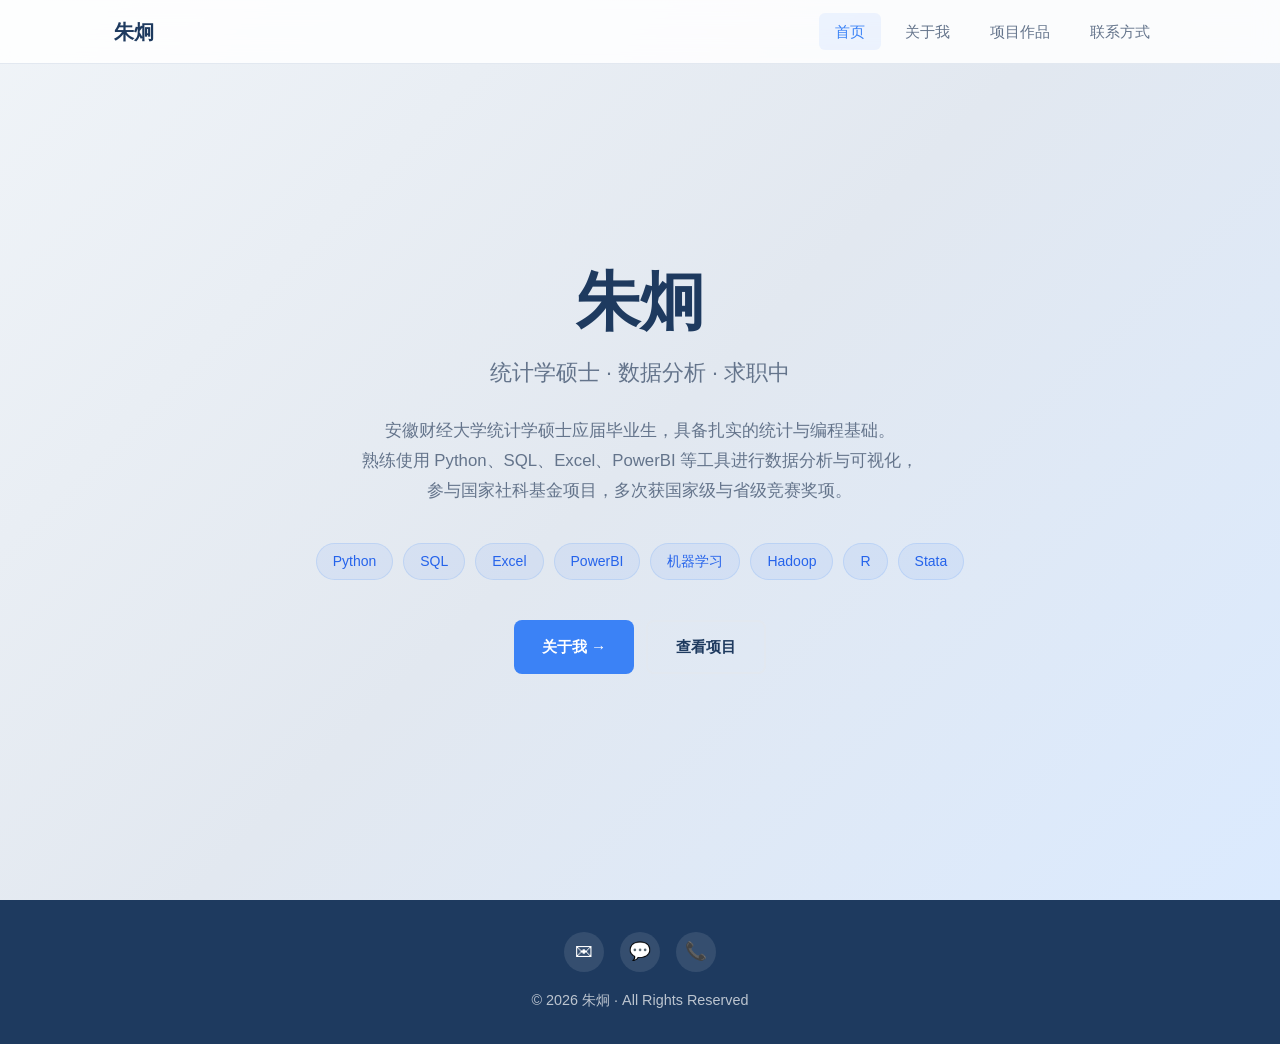
<file: index.html>
﻿<!DOCTYPE html>
<html lang="zh-CN">
<head>
  <meta charset="UTF-8">
  <meta name="viewport" content="width=device-width, initial-scale=1.0">
  <title>朱炯 · 数据分析 · 个人主页</title>
  <meta name="description" content="朱炯，安徽财经大学统计学硕士应届毕业生。精通Python、SQL、Excel、PowerBI数据分析，参与国家社科基金项目，多次获国家级竞赛奖项。求职数据分析岗位。">
  <meta name="keywords" content="朱炯,数据分析,统计学,安徽财经大学,Python,SQL,Excel,PowerBI,求职">
  <meta name="author" content="朱炯">
  <link rel="canonical" href="https://zhujiong22.github.io/">
  <meta property="og:title" content="朱炯 · 数据分析 · 个人主页">
  <meta property="og:description" content="安徽财经大学统计学硕士，数据分析方向。熟练Python、SQL、PowerBI。">
  <meta property="og:type" content="website">
  <meta property="og:url" content="https://zhujiong22.github.io/">
  <meta property="og:locale" content="zh_CN">
  <meta name="twitter:card" content="summary">
  <script type="application/ld+json">
  {
    "@context": "https://schema.org",
    "@type": "Person",
    "name": "朱炯",
    "givenName": "炯",
    "familyName": "朱",
    "gender": "男",
    "jobTitle": "数据分析师",
    "description": "安徽财经大学统计学硕士应届毕业生，具备扎实的统计与编程基础。熟练使用 Python、SQL、Excel、PowerBI 等工具进行数据分析与可视化。",
    "url": "https://zhujiong22.github.io",
    "email": "18325976076@163.com",
    "telephone": "18325976076",
    "address": { "@type": "PostalAddress", "addressRegion": "安徽", "addressLocality": "阜阳" },
    "alumniOf": [{ "@type": "CollegeOrUniversity", "name": "安徽财经大学" }],
    "knowsAbout": ["数据分析","Python","SQL","Excel","PowerBI","机器学习","Hadoop","R","Stata"],
    "seeks": { "@type": "JobPosting", "title": "数据分析师" }
  }
  </script>
  <link rel="stylesheet" href="css/style.css">
</head>
<body>
  <nav class="navbar" id="navbar">
    <div class="container">
      <a href="index.html" class="nav-logo">朱炯</a>
      <button class="nav-toggle" id="navToggle" aria-label="菜单">
        <span></span><span></span><span></span>
      </button>
      <div class="nav-links" id="navLinks">
        <a href="index.html" class="active">首页</a>
        <a href="about.html">关于我</a>
        <a href="projects.html">项目作品</a>
        <a href="contact.html">联系方式</a>
      </div>
    </div>
  </nav>

  <section class="hero">
    <div class="hero-content fade-in visible">
      <h1>朱炯</h1>
      <p class="subtitle">统计学硕士 · 数据分析 · 求职中</p>
      <p class="tagline">
        安徽财经大学统计学硕士应届毕业生，具备扎实的统计与编程基础。<br>
        熟练使用 Python、SQL、Excel、PowerBI 等工具进行数据分析与可视化，<br>
        参与国家社科基金项目，多次获国家级与省级竞赛奖项。
      </p>
      <div class="skills-tags">
        <span class="skill-tag">Python</span>
        <span class="skill-tag">SQL</span>
        <span class="skill-tag">Excel</span>
        <span class="skill-tag">PowerBI</span>
        <span class="skill-tag">机器学习</span>
        <span class="skill-tag">Hadoop</span>
        <span class="skill-tag">R</span>
        <span class="skill-tag">Stata</span>
      </div>
      <div class="hero-cta">
        <a href="about.html" class="btn btn-primary">关于我 →</a>
        <a href="projects.html" class="btn btn-outline">查看项目</a>
      </div>
    </div>
  </section>

  <footer class="footer">
    <div class="social-links">
      <a href="mailto:18325976076@163.com" title="邮箱" aria-label="发送邮件">✉</a>
      <a href="contact.html" title="微信" aria-label="微信联系">💬</a>
      <a href="contact.html" title="联系我" aria-label="联系方式">📞</a>
    </div>
    <p>&copy; 2026 朱炯 · All Rights Reserved</p>
  </footer>

  <script src="js/main.js"></script>
</body>
</html>
</file>
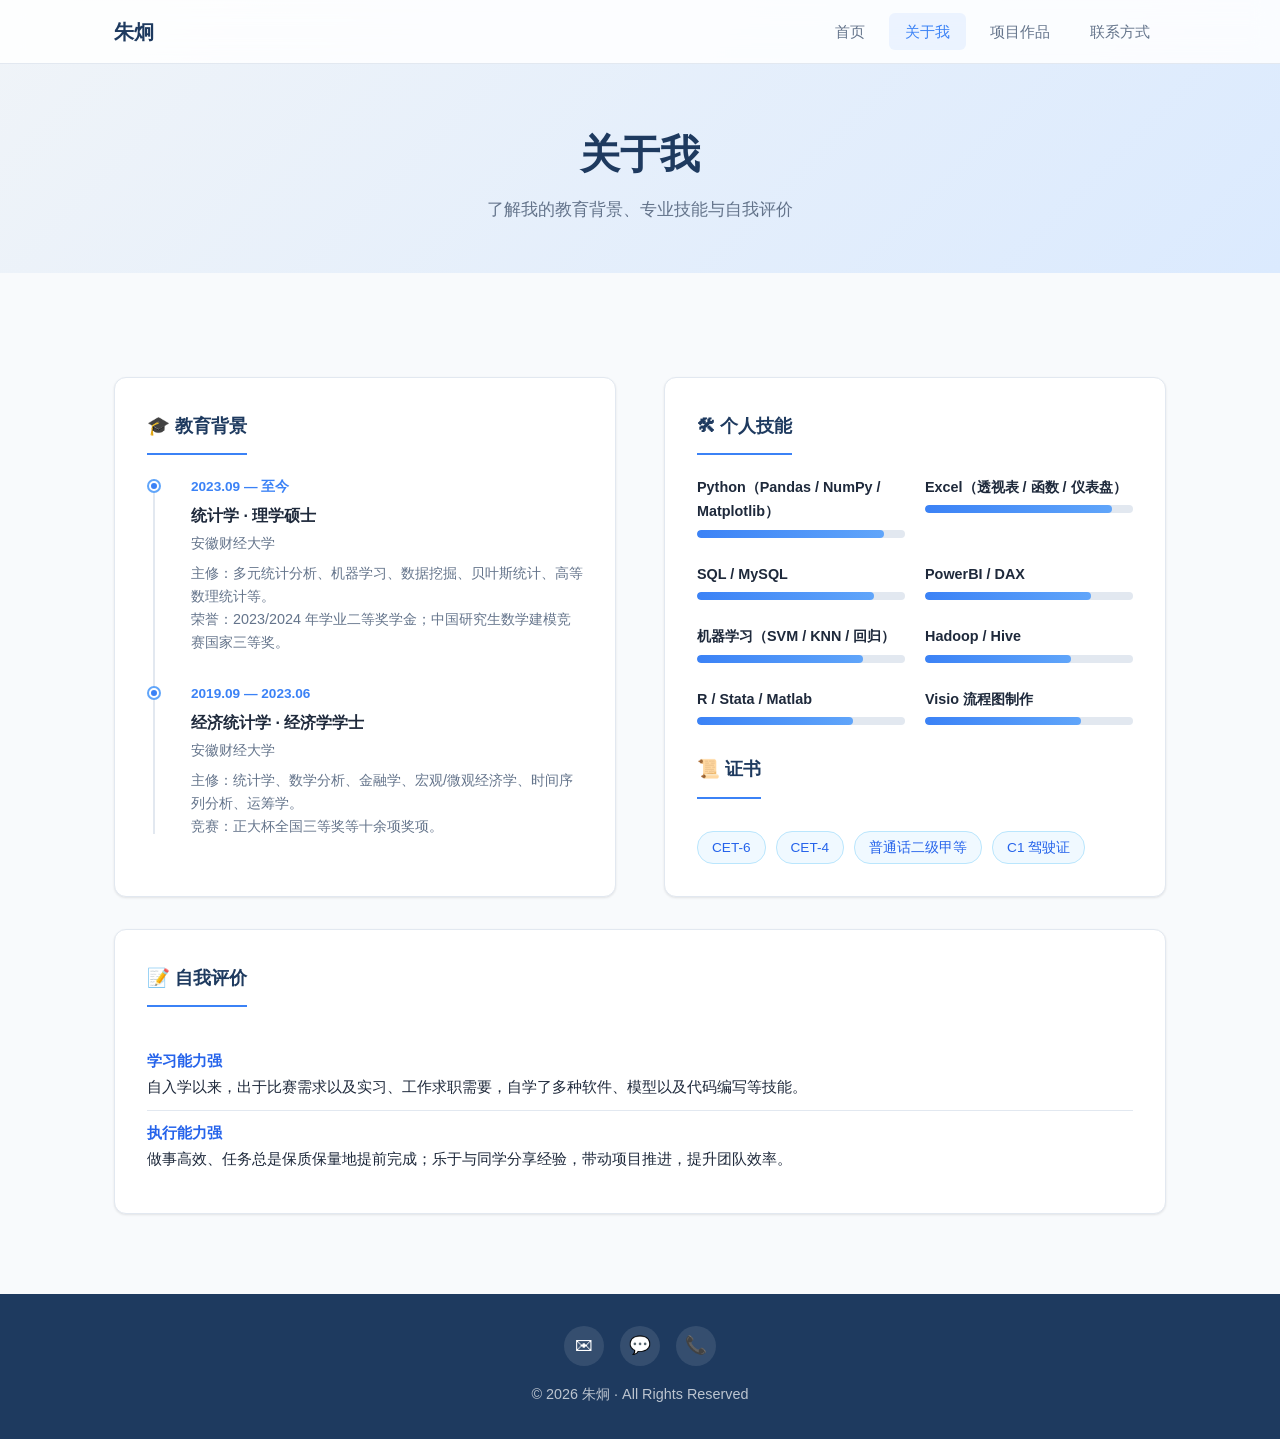
<file: about.html>
﻿<!DOCTYPE html>
<html lang="zh-CN">
<head>
  <meta charset="UTF-8">
  <meta name="viewport" content="width=device-width, initial-scale=1.0">
  <title>关于我 · 朱炯 · 数据分析</title>
  <meta name="description" content="了解朱炯的教育背景、专业技能、证书与自我评价。安徽财经大学统计学硕士，精通Python、SQL、Excel数据分析。">
  <meta name="keywords" content="朱炯,关于我,教育背景,统计学,安徽财经大学,Python,SQL,个人简历">
  <link rel="canonical" href="https://zhujiong22.github.io/about.html">
  <meta property="og:title" content="关于我 · 朱炯 · 数据分析">
  <meta property="og:description" content="朱炯的教育背景、技能与自我评价。安徽财经大学统计学硕士。">
  <meta property="og:url" content="https://zhujiong22.github.io/about.html">
  <meta property="og:locale" content="zh_CN">
  <link rel="stylesheet" href="css/style.css">
</head>
<body>
  <nav class="navbar" id="navbar">
    <div class="container">
      <a href="index.html" class="nav-logo">朱炯</a>
      <button class="nav-toggle" id="navToggle" aria-label="菜单">
        <span></span><span></span><span></span>
      </button>
      <div class="nav-links" id="navLinks">
        <a href="index.html">首页</a>
        <a href="about.html" class="active">关于我</a>
        <a href="projects.html">项目作品</a>
        <a href="contact.html">联系方式</a>
      </div>
    </div>
  </nav>

  <div class="page-header">
    <h1>关于我</h1>
    <p>了解我的教育背景、专业技能与自我评价</p>
  </div>

  <section class="section">
    <div class="container">
      <div class="about-grid">
        <div class="about-card fade-in">
          <h3>🎓 教育背景</h3>
          <div class="timeline">
            <div class="timeline-item">
              <div class="date">2023.09 — 至今</div>
              <div class="title">统计学 · 理学硕士</div>
              <div class="school">安徽财经大学</div>
              <div class="desc">主修：多元统计分析、机器学习、数据挖掘、贝叶斯统计、高等数理统计等。<br>荣誉：2023/2024 年学业二等奖学金；中国研究生数学建模竞赛国家三等奖。</div>
            </div>
            <div class="timeline-item">
              <div class="date">2019.09 — 2023.06</div>
              <div class="title">经济统计学 · 经济学学士</div>
              <div class="school">安徽财经大学</div>
              <div class="desc">主修：统计学、数学分析、金融学、宏观/微观经济学、时间序列分析、运筹学。<br>竞赛：正大杯全国三等奖等十余项奖项。</div>
            </div>
          </div>
        </div>

        <div class="about-card fade-in">
          <h3>🛠 个人技能</h3>
          <div class="skills-grid">
            <div class="skill-group">
              <div class="skill-name">Python（Pandas / NumPy / Matplotlib）</div>
              <div class="skill-level"><div class="fill" style="width:90%"></div></div>
            </div>
            <div class="skill-group">
              <div class="skill-name">Excel（透视表 / 函数 / 仪表盘）</div>
              <div class="skill-level"><div class="fill" style="width:90%"></div></div>
            </div>
            <div class="skill-group">
              <div class="skill-name">SQL / MySQL</div>
              <div class="skill-level"><div class="fill" style="width:85%"></div></div>
            </div>
            <div class="skill-group">
              <div class="skill-name">PowerBI / DAX</div>
              <div class="skill-level"><div class="fill" style="width:80%"></div></div>
            </div>
            <div class="skill-group">
              <div class="skill-name">机器学习（SVM / KNN / 回归）</div>
              <div class="skill-level"><div class="fill" style="width:80%"></div></div>
            </div>
            <div class="skill-group">
              <div class="skill-name">Hadoop / Hive</div>
              <div class="skill-level"><div class="fill" style="width:70%"></div></div>
            </div>
            <div class="skill-group">
              <div class="skill-name">R / Stata / Matlab</div>
              <div class="skill-level"><div class="fill" style="width:75%"></div></div>
            </div>
            <div class="skill-group">
              <div class="skill-name">Visio 流程图制作</div>
              <div class="skill-level"><div class="fill" style="width:75%"></div></div>
            </div>
          </div>

          <h3 style="margin-top:24px">📜 证书</h3>
          <div class="cert-list">
            <span class="cert-badge">CET-6</span>
            <span class="cert-badge">CET-4</span>
            <span class="cert-badge">普通话二级甲等</span>
            <span class="cert-badge">C1 驾驶证</span>
          </div>
        </div>
      </div>

      <div class="about-card fade-in" style="margin-top:32px">
        <h3>📝 自我评价</h3>
        <div class="eval-list">
          <div class="eval-item">
            <strong>学习能力强</strong>
            自入学以来，出于比赛需求以及实习、工作求职需要，自学了多种软件、模型以及代码编写等技能。
          </div>
          <div class="eval-item">
            <strong>执行能力强</strong>
            做事高效、任务总是保质保量地提前完成；乐于与同学分享经验，带动项目推进，提升团队效率。
          </div>
        </div>
      </div>
    </div>
  </section>

  <footer class="footer">
    <div class="social-links">
      <a href="mailto:18325976076@163.com" title="邮箱" aria-label="发送邮件">✉</a>
      <a href="contact.html" title="微信" aria-label="微信联系">💬</a>
      <a href="contact.html" title="联系我" aria-label="联系方式">📞</a>
    </div>
    <p>&copy; 2026 朱炯 · All Rights Reserved</p>
  </footer>

  <script src="js/main.js"></script>
</body>
</html>
</file>
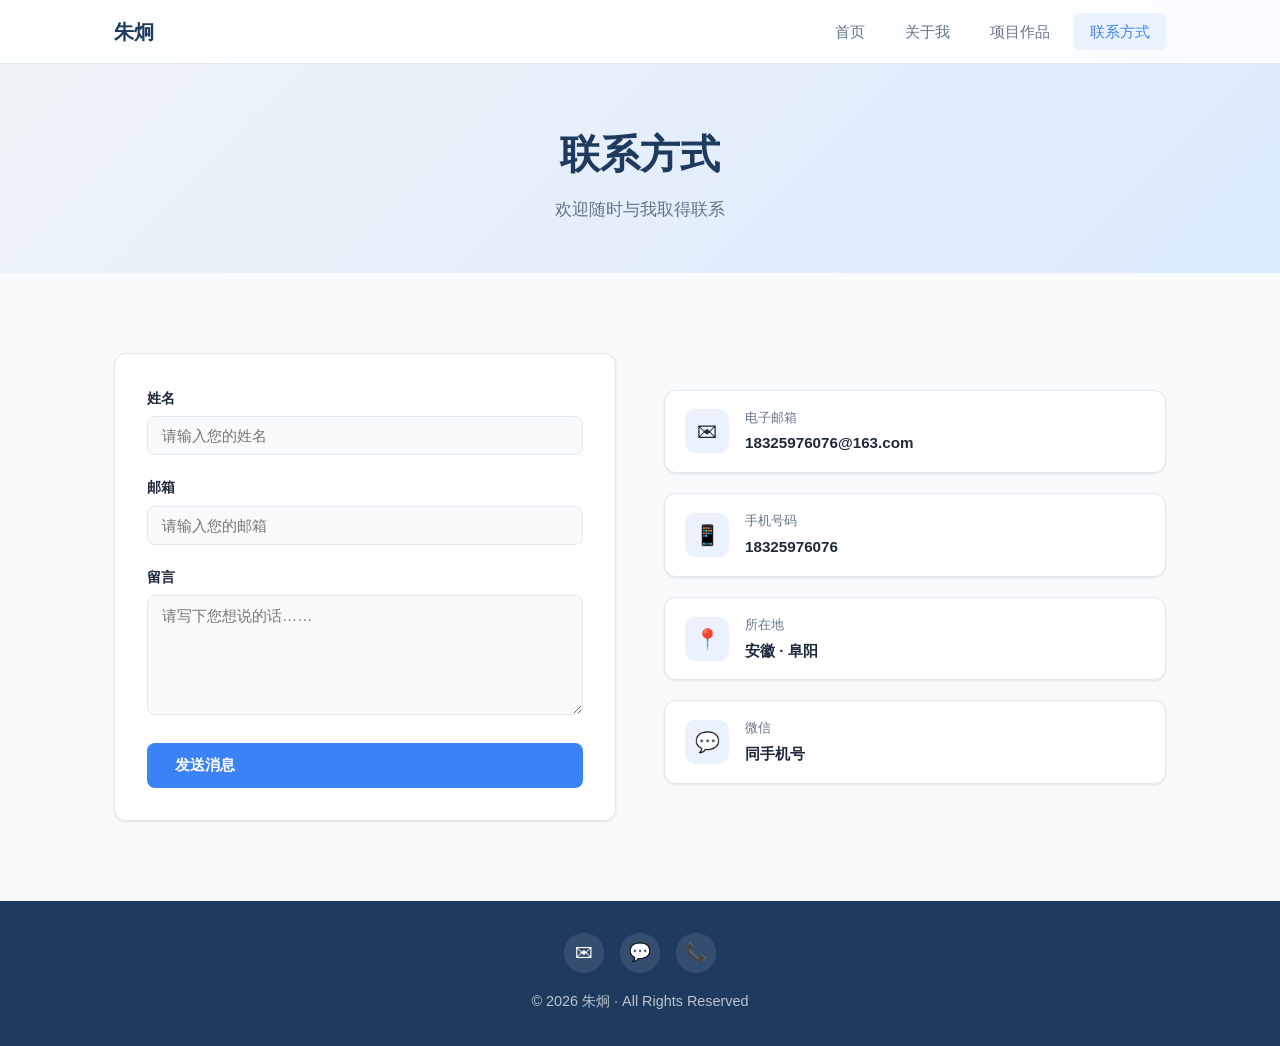
<file: contact.html>
﻿<!DOCTYPE html>
<html lang="zh-CN">
<head>
  <meta charset="UTF-8">
  <meta name="viewport" content="width=device-width, initial-scale=1.0">
  <title>联系方式 · 朱炯 · 数据分析师</title>
  <meta name="description" content="联系朱炯。邮箱：18325976076@163.com，手机：18325976076。安徽财经大学统计学硕士，求职数据分析岗位。">
  <meta name="keywords" content="朱炯,联系方式,数据分析师求职,招聘,安徽财经大学">
  <link rel="canonical" href="https://zhujiong22.github.io/contact.html">
  <meta property="og:title" content="联系方式 · 朱炯 · 数据分析师">
  <meta property="og:description" content="联系朱炯。求职数据分析岗位。">
  <meta property="og:url" content="https://zhujiong22.github.io/contact.html">
  <meta property="og:locale" content="zh_CN">
  <link rel="stylesheet" href="css/style.css">
</head>
<body>
  <nav class="navbar" id="navbar">
    <div class="container">
      <a href="index.html" class="nav-logo">朱炯</a>
      <button class="nav-toggle" id="navToggle" aria-label="菜单">
        <span></span><span></span><span></span>
      </button>
      <div class="nav-links" id="navLinks">
        <a href="index.html">首页</a>
        <a href="about.html">关于我</a>
        <a href="projects.html">项目作品</a>
        <a href="contact.html" class="active">联系方式</a>
      </div>
    </div>
  </nav>

  <div class="page-header">
    <h1>联系方式</h1>
    <p>欢迎随时与我取得联系</p>
  </div>

  <section class="section">
    <div class="container">
      <div class="contact-wrap">
        <div class="contact-form fade-in">
          <form id="contactForm">
            <div class="form-group">
              <label for="name">姓名</label>
              <input type="text" id="name" placeholder="请输入您的姓名" required>
            </div>
            <div class="form-group">
              <label for="email">邮箱</label>
              <input type="email" id="email" placeholder="请输入您的邮箱" required>
            </div>
            <div class="form-group">
              <label for="message">留言</label>
              <textarea id="message" placeholder="请写下您想说的话……" required></textarea>
            </div>
            <button type="submit" class="btn btn-primary" style="width:100%">发送消息</button>
          </form>
        </div>

        <div class="contact-info fade-in">
          <div class="contact-item">
            <div class="icon">✉</div>
            <div>
              <div class="info-label">电子邮箱</div>
              <div class="info-value">18325976076@163.com</div>
            </div>
          </div>
          <div class="contact-item">
            <div class="icon">📱</div>
            <div>
              <div class="info-label">手机号码</div>
              <div class="info-value">18325976076</div>
            </div>
          </div>
          <div class="contact-item">
            <div class="icon">📍</div>
            <div>
              <div class="info-label">所在地</div>
              <div class="info-value">安徽 · 阜阳</div>
            </div>
          </div>
          <div class="contact-item">
            <div class="icon">💬</div>
            <div>
              <div class="info-label">微信</div>
              <div class="info-value">同手机号</div>
            </div>
          </div>
        </div>
      </div>
    </div>
  </section>

  <footer class="footer">
    <div class="social-links">
      <a href="mailto:18325976076@163.com" title="邮箱" aria-label="发送邮件">✉</a>
      <a href="contact.html" title="微信" aria-label="微信联系">💬</a>
      <a href="contact.html" title="联系我" aria-label="联系方式">📞</a>
    </div>
    <p>&copy; 2026 朱炯 · All Rights Reserved</p>
  </footer>

  <script src="js/main.js"></script>
</body>
</html>
</file>
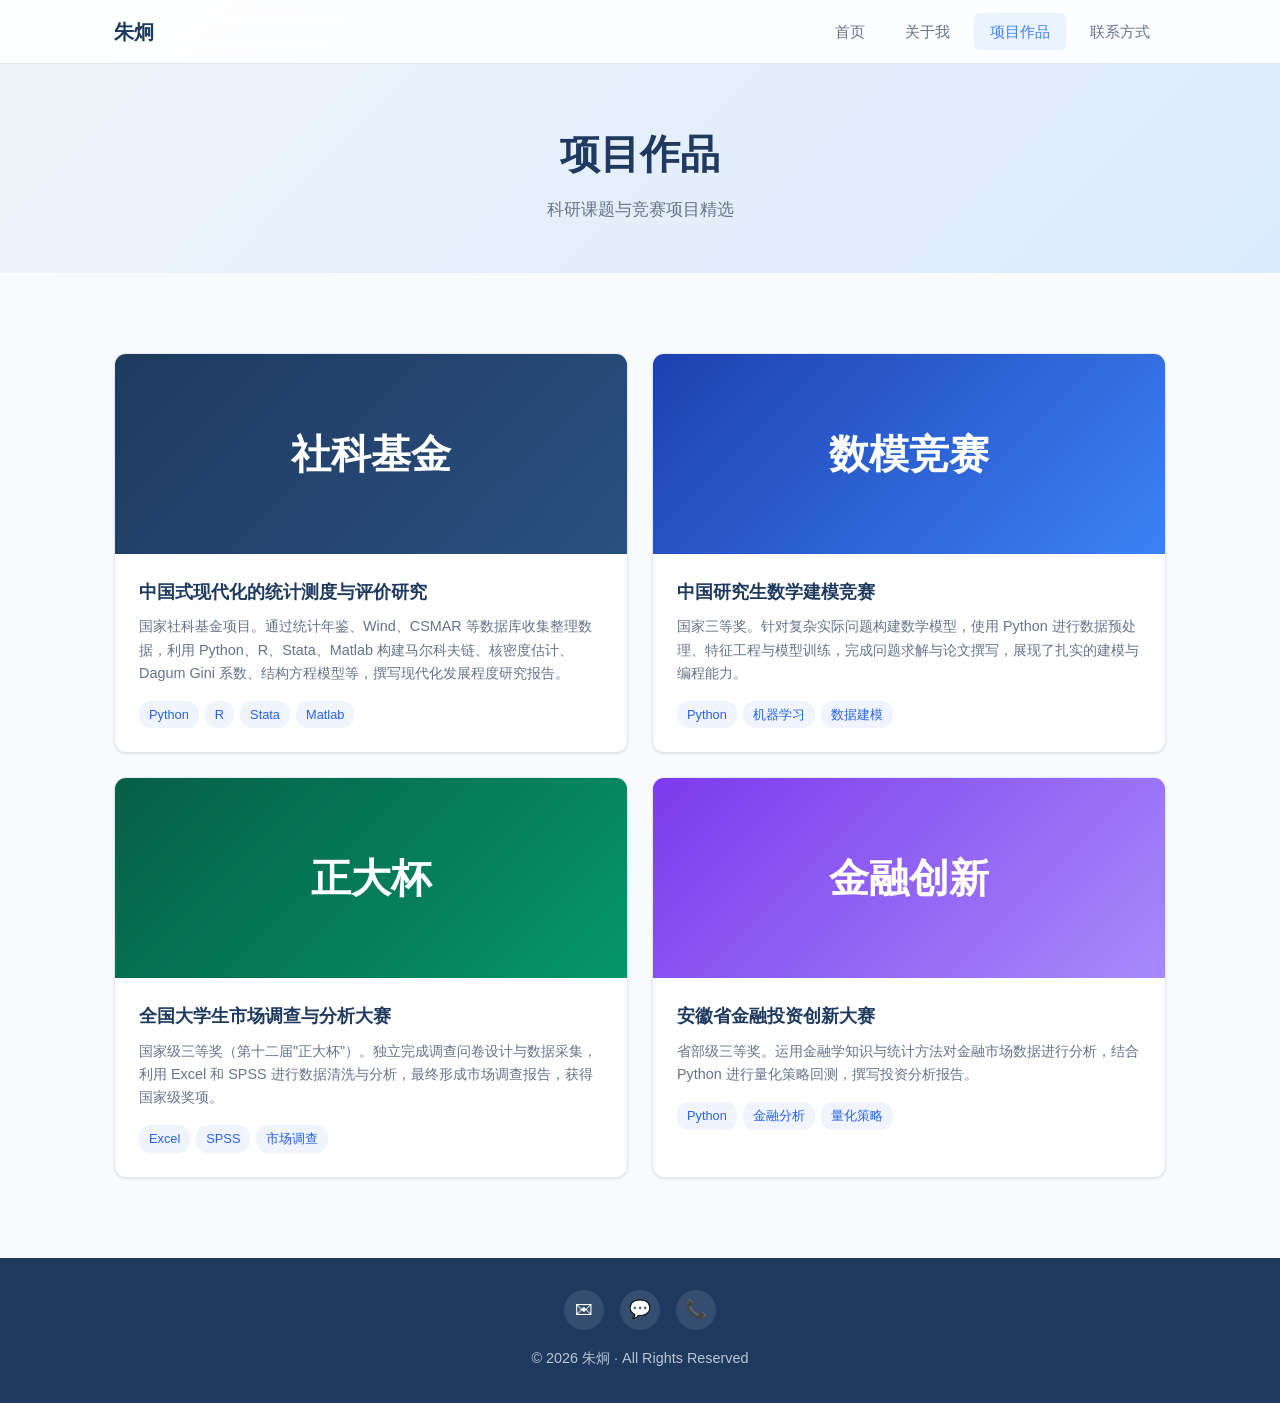
<file: projects.html>
﻿<!DOCTYPE html>
<html lang="zh-CN">
<head>
  <meta charset="UTF-8">
  <meta name="viewport" content="width=device-width, initial-scale=1.0">
  <title>项目作品 · 朱炯 · 数据分析项目</title>
  <meta name="description" content="朱炯的项目作品精选：国家社科基金项目、数学建模竞赛、市场调查大赛等。展示Python、R、Stata等数据分析实战能力。">
  <meta name="keywords" content="朱炯,项目,数据分析,社科基金,数学建模,Python,机器学习">
  <link rel="canonical" href="https://zhujiong22.github.io/projects.html">
  <meta property="og:title" content="项目作品 · 朱炯 · 数据分析项目">
  <meta property="og:description" content="朱炯的数据分析项目精选：社科基金、数学建模、市场调查等。">
  <meta property="og:url" content="https://zhujiong22.github.io/projects.html">
  <meta property="og:locale" content="zh_CN">
  <link rel="stylesheet" href="css/style.css">
</head>
<body>
  <nav class="navbar" id="navbar">
    <div class="container">
      <a href="index.html" class="nav-logo">朱炯</a>
      <button class="nav-toggle" id="navToggle" aria-label="菜单">
        <span></span><span></span><span></span>
      </button>
      <div class="nav-links" id="navLinks">
        <a href="index.html">首页</a>
        <a href="about.html">关于我</a>
        <a href="projects.html" class="active">项目作品</a>
        <a href="contact.html">联系方式</a>
      </div>
    </div>
  </nav>

  <div class="page-header">
    <h1>项目作品</h1>
    <p>科研课题与竞赛项目精选</p>
  </div>

  <section class="section">
    <div class="container">
      <div class="projects-grid">
        <div class="project-card fade-in" itemscope itemtype="https://schema.org/Project">
          <div class="card-img"><span>社科基金</span></div>
          <div class="card-body">
            <h3 itemprop="name">中国式现代化的统计测度与评价研究</h3>
            <p itemprop="description">国家社科基金项目。通过统计年鉴、Wind、CSMAR 等数据库收集整理数据，利用 Python、R、Stata、Matlab 构建马尔科夫链、核密度估计、Dagum Gini 系数、结构方程模型等，撰写现代化发展程度研究报告。</p>
            <div class="tech-tags">
              <span class="tech-tag">Python</span>
              <span class="tech-tag">R</span>
              <span class="tech-tag">Stata</span>
              <span class="tech-tag">Matlab</span>
            </div>
          </div>
        </div>

        <div class="project-card fade-in" itemscope itemtype="https://schema.org/Project">
          <div class="card-img" style="background:linear-gradient(135deg,#1e40af,#3b82f6)"><span>数模竞赛</span></div>
          <div class="card-body">
            <h3 itemprop="name">中国研究生数学建模竞赛</h3>
            <p itemprop="description">国家三等奖。针对复杂实际问题构建数学模型，使用 Python 进行数据预处理、特征工程与模型训练，完成问题求解与论文撰写，展现了扎实的建模与编程能力。</p>
            <div class="tech-tags">
              <span class="tech-tag">Python</span>
              <span class="tech-tag">机器学习</span>
              <span class="tech-tag">数据建模</span>
            </div>
          </div>
        </div>

        <div class="project-card fade-in" itemscope itemtype="https://schema.org/Project">
          <div class="card-img" style="background:linear-gradient(135deg,#065f46,#059669)"><span>正大杯</span></div>
          <div class="card-body">
            <h3 itemprop="name">全国大学生市场调查与分析大赛</h3>
            <p itemprop="description">国家级三等奖（第十二届"正大杯"）。独立完成调查问卷设计与数据采集，利用 Excel 和 SPSS 进行数据清洗与分析，最终形成市场调查报告，获得国家级奖项。</p>
            <div class="tech-tags">
              <span class="tech-tag">Excel</span>
              <span class="tech-tag">SPSS</span>
              <span class="tech-tag">市场调查</span>
            </div>
          </div>
        </div>

        <div class="project-card fade-in" itemscope itemtype="https://schema.org/Project">
          <div class="card-img" style="background:linear-gradient(135deg,#7c3aed,#a78bfa)"><span>金融创新</span></div>
          <div class="card-body">
            <h3 itemprop="name">安徽省金融投资创新大赛</h3>
            <p itemprop="description">省部级三等奖。运用金融学知识与统计方法对金融市场数据进行分析，结合 Python 进行量化策略回测，撰写投资分析报告。</p>
            <div class="tech-tags">
              <span class="tech-tag">Python</span>
              <span class="tech-tag">金融分析</span>
              <span class="tech-tag">量化策略</span>
            </div>
          </div>
        </div>
      </div>
    </div>
  </section>

  <footer class="footer">
    <div class="social-links">
      <a href="mailto:18325976076@163.com" title="邮箱" aria-label="发送邮件">✉</a>
      <a href="contact.html" title="微信" aria-label="微信联系">💬</a>
      <a href="contact.html" title="联系我" aria-label="联系方式">📞</a>
    </div>
    <p>&copy; 2026 朱炯 · All Rights Reserved</p>
  </footer>

  <script src="js/main.js"></script>
</body>
</html>
</file>
<file: css/style.css>
﻿/* ========== CSS Reset & Base ========== */
*, *::before, *::after {
  margin: 0;
  padding: 0;
  box-sizing: border-box;
}

:root {
  --primary: #1e3a5f;
  --primary-light: #2a5080;
  --accent: #3b82f6;
  --bg: #f8fafc;
  --card-bg: #ffffff;
  --text: #1e293b;
  --text-muted: #64748b;
  --border: #e2e8f0;
  --radius: 12px;
  --shadow: 0 1px 3px rgba(0,0,0,.06), 0 1px 2px rgba(0,0,0,.04);
  --shadow-hover: 0 10px 25px rgba(0,0,0,.08), 0 4px 10px rgba(0,0,0,.04);
  --transition: .25s ease;
  --nav-height: 64px;
}

html { scroll-behavior: smooth; }

body {
  font-family: -apple-system, BlinkMacSystemFont, "Segoe UI", Roboto, "Noto Sans SC", "PingFang SC", "Microsoft YaHei", sans-serif;
  color: var(--text);
  background: var(--bg);
  line-height: 1.7;
  -webkit-font-smoothing: antialiased;
}

a { color: var(--accent); text-decoration: none; transition: color var(--transition); }
a:hover { color: #2563eb; }

img { max-width: 100%; display: block; }
ul, ol { list-style: none; }

.container {
  max-width: 1100px;
  margin: 0 auto;
  padding: 0 24px;
}

/* ========== Navigation ========== */
.navbar {
  position: fixed;
  top: 0; left: 0; right: 0;
  height: var(--nav-height);
  background: rgba(255,255,255,.85);
  backdrop-filter: blur(12px);
  border-bottom: 1px solid var(--border);
  z-index: 1000;
}

.navbar.scrolled { box-shadow: 0 1px 8px rgba(0,0,0,.08); }

.navbar .container {
  display: flex;
  align-items: center;
  justify-content: space-between;
  height: 100%;
}

.nav-logo {
  font-size: 1.25rem;
  font-weight: 700;
  color: var(--primary);
}

.nav-links { display: flex; gap: 8px; }

.nav-links a {
  padding: 6px 16px;
  border-radius: 6px;
  color: var(--text-muted);
  font-size: .95rem;
  font-weight: 500;
  transition: all var(--transition);
}

.nav-links a:hover,
.nav-links a.active {
  color: var(--accent);
  background: rgba(59,130,246,.08);
}

.nav-toggle {
  display: none;
  flex-direction: column;
  gap: 5px;
  background: none;
  border: none;
  cursor: pointer;
  padding: 4px;
}

.nav-toggle span {
  display: block;
  width: 24px;
  height: 2px;
  background: var(--text);
  border-radius: 2px;
  transition: all var(--transition);
}

@media (max-width: 768px) {
  .nav-toggle { display: flex; }
  .nav-links {
    position: fixed;
    top: var(--nav-height);
    left: 0; right: 0;
    background: var(--card-bg);
    flex-direction: column;
    padding: 16px;
    gap: 4px;
    border-bottom: 1px solid var(--border);
    transform: translateY(-100%);
    opacity: 0;
    pointer-events: none;
    transition: all var(--transition);
  }
  .nav-links.open {
    transform: translateY(0);
    opacity: 1;
    pointer-events: auto;
  }
  .nav-links a { padding: 10px 16px; font-size: 1rem; }
}

/* ========== Hero ========== */
.hero {
  min-height: 100vh;
  display: flex;
  align-items: center;
  justify-content: center;
  text-align: center;
  padding: 120px 24px 80px;
  background: linear-gradient(135deg, #f0f4f8 0%, #e2e8f0 50%, #dbeafe 100%);
}

.hero-content { max-width: 680px; }

.hero-content h1 {
  font-size: clamp(2.5rem, 6vw, 4rem);
  font-weight: 800;
  color: var(--primary);
  line-height: 1.15;
  margin-bottom: 16px;
}

.hero-content .subtitle {
  font-size: clamp(1.1rem, 2.5vw, 1.35rem);
  color: var(--text-muted);
  margin-bottom: 24px;
}

.hero-content .tagline {
  font-size: 1.05rem;
  color: var(--text-muted);
  margin-bottom: 36px;
  line-height: 1.8;
}

.hero-cta {
  display: flex;
  gap: 12px;
  justify-content: center;
  flex-wrap: wrap;
}

.btn {
  display: inline-flex;
  align-items: center;
  gap: 8px;
  padding: 12px 28px;
  border-radius: 8px;
  font-size: .95rem;
  font-weight: 600;
  cursor: pointer;
  border: none;
  transition: all var(--transition);
  text-decoration: none;
}

.btn-primary {
  background: var(--accent);
  color: #fff;
}
.btn-primary:hover {
  background: #2563eb;
  color: #fff;
  transform: translateY(-2px);
  box-shadow: 0 4px 12px rgba(59,130,246,.35);
}

.btn-outline {
  background: transparent;
  color: var(--primary);
  border: 2px solid var(--border);
}
.btn-outline:hover {
  border-color: var(--accent);
  color: var(--accent);
  transform: translateY(-2px);
}

/* ========== Sections ========== */
.section { padding: 80px 0; }

.section-title {
  font-size: 1.75rem;
  font-weight: 700;
  color: var(--primary);
  text-align: center;
  margin-bottom: 12px;
}

.section-subtitle {
  text-align: center;
  color: var(--text-muted);
  margin-bottom: 48px;
  font-size: 1.05rem;
}

/* Skills Tags (home) */
.skills-tags {
  display: flex;
  flex-wrap: wrap;
  gap: 10px;
  justify-content: center;
  margin-bottom: 40px;
}

.skill-tag {
  padding: 6px 16px;
  border-radius: 20px;
  background: rgba(59,130,246,.08);
  color: #2563eb;
  font-size: .875rem;
  font-weight: 500;
  border: 1px solid rgba(59,130,246,.15);
  transition: all var(--transition);
}
.skill-tag:hover {
  background: var(--accent);
  color: #fff;
  border-color: var(--accent);
}

/* ========== About ========== */
.about-grid {
  display: grid;
  grid-template-columns: 1fr 1fr;
  gap: 48px;
  margin-top: 24px;
}

.about-card {
  background: var(--card-bg);
  border-radius: var(--radius);
  padding: 32px;
  box-shadow: var(--shadow);
  border: 1px solid var(--border);
  transition: box-shadow var(--transition);
}
.about-card:hover { box-shadow: var(--shadow-hover); }

.about-card h3 {
  font-size: 1.15rem;
  font-weight: 700;
  color: var(--primary);
  margin-bottom: 20px;
  padding-bottom: 12px;
  border-bottom: 2px solid var(--accent);
  display: inline-block;
}

/* Timeline */
.timeline { position: relative; padding-left: 24px; }
.timeline::before {
  content: "";
  position: absolute;
  left: 6px;
  top: 4px;
  bottom: 4px;
  width: 2px;
  background: var(--border);
}

.timeline-item {
  position: relative;
  margin-bottom: 28px;
  padding-left: 20px;
}
.timeline-item:last-child { margin-bottom: 0; }

.timeline-item::before {
  content: "";
  position: absolute;
  left: -22px;
  top: 6px;
  width: 10px;
  height: 10px;
  border-radius: 50%;
  background: var(--accent);
  border: 2px solid var(--card-bg);
  box-shadow: 0 0 0 2px #60a5fa;
}

.timeline-item .date {
  font-size: .85rem;
  color: var(--accent);
  font-weight: 600;
  margin-bottom: 4px;
}
.timeline-item .title { font-weight: 700; font-size: 1rem; margin-bottom: 2px; }
.timeline-item .school { font-size: .9rem; color: var(--text-muted); margin-bottom: 6px; }
.timeline-item .desc { font-size: .9rem; color: var(--text-muted); line-height: 1.6; }

/* Skills Grid */
.skills-grid {
  display: grid;
  grid-template-columns: 1fr 1fr;
  gap: 20px;
}

.skill-group { margin-bottom: 4px; }
.skill-group .skill-name { font-weight: 600; font-size: .9rem; margin-bottom: 6px; color: var(--text); }
.skill-group .skill-level {
  height: 8px;
  background: var(--border);
  border-radius: 4px;
  overflow: hidden;
}
.skill-group .skill-level .fill {
  height: 100%;
  background: linear-gradient(90deg, var(--accent), #60a5fa);
  border-radius: 4px;
  width: 0;
  transition: width .8s ease;
}

.cert-list { display: flex; flex-wrap: wrap; gap: 10px; margin-top: 12px; }
.cert-badge {
  padding: 4px 14px;
  border-radius: 16px;
  background: #f0f9ff;
  color: #2563eb;
  font-size: .85rem;
  border: 1px solid #bae6fd;
}

.eval-list { margin-top: 12px; }
.eval-item {
  padding: 10px 0;
  border-bottom: 1px solid var(--border);
  font-size: .95rem;
  line-height: 1.6;
}
.eval-item:last-child { border-bottom: none; }
.eval-item strong { color: #2563eb; display: block; margin-bottom: 2px; }

@media (max-width: 768px) {
  .about-grid { grid-template-columns: 1fr; gap: 24px; }
  .skills-grid { grid-template-columns: 1fr; }
}

/* ========== Projects ========== */
.projects-grid {
  display: grid;
  grid-template-columns: repeat(auto-fill, minmax(340px, 1fr));
  gap: 24px;
}

.project-card {
  background: var(--card-bg);
  border-radius: var(--radius);
  overflow: hidden;
  border: 1px solid var(--border);
  box-shadow: var(--shadow);
  transition: all var(--transition);
}
.project-card:hover {
  transform: translateY(-4px);
  box-shadow: var(--shadow-hover);
}

.project-card .card-img {
  height: 200px;
  background: linear-gradient(135deg, var(--primary), var(--primary-light));
  display: flex;
  align-items: center;
  justify-content: center;
  color: #fff;
  font-size: 2.5rem;
  font-weight: 700;
  position: relative;
  overflow: hidden;
}

.project-card .card-body { padding: 24px; }
.project-card .card-body h3 {
  font-size: 1.1rem;
  font-weight: 700;
  color: var(--primary);
  margin-bottom: 8px;
}
.project-card .card-body p {
  font-size: .9rem;
  color: var(--text-muted);
  line-height: 1.6;
  margin-bottom: 16px;
}

.project-card .tech-tags { display: flex; flex-wrap: wrap; gap: 6px; }
.project-card .tech-tag {
  padding: 3px 10px;
  border-radius: 12px;
  background: #f0f4ff;
  color: #2563eb;
  font-size: .8rem;
  font-weight: 500;
}

@media (max-width: 480px) {
  .projects-grid { grid-template-columns: 1fr; }
}

/* ========== Contact ========== */
.contact-wrap {
  display: grid;
  grid-template-columns: 1fr 1fr;
  gap: 48px;
}

.contact-form {
  background: var(--card-bg);
  padding: 32px;
  border-radius: var(--radius);
  box-shadow: var(--shadow);
  border: 1px solid var(--border);
}

.form-group { margin-bottom: 20px; }
.form-group label {
  display: block;
  font-size: .9rem;
  font-weight: 600;
  margin-bottom: 6px;
  color: var(--text);
}
.form-group input,
.form-group textarea {
  width: 100%;
  padding: 10px 14px;
  border: 1px solid var(--border);
  border-radius: 8px;
  font-size: .95rem;
  font-family: inherit;
  color: var(--text);
  background: var(--bg);
  transition: border-color var(--transition), box-shadow var(--transition);
  outline: none;
}
.form-group input:focus,
.form-group textarea:focus {
  border-color: var(--accent);
  box-shadow: 0 0 0 3px rgba(59,130,246,.15);
}
.form-group textarea { min-height: 120px; resize: vertical; }

.contact-info { display: flex; flex-direction: column; gap: 20px; justify-content: center; }

.contact-item {
  display: flex;
  align-items: center;
  gap: 16px;
  padding: 16px 20px;
  background: var(--card-bg);
  border-radius: var(--radius);
  border: 1px solid var(--border);
  box-shadow: var(--shadow);
  transition: box-shadow var(--transition);
}
.contact-item:hover { box-shadow: var(--shadow-hover); }

.contact-item .icon {
  width: 44px;
  height: 44px;
  border-radius: 10px;
  background: rgba(59,130,246,.1);
  display: flex;
  align-items: center;
  justify-content: center;
  font-size: 1.25rem;
  flex-shrink: 0;
}

.contact-item .info-label { font-size: .8rem; color: var(--text-muted); margin-bottom: 2px; }
.contact-item .info-value { font-size: .95rem; font-weight: 600; color: var(--text); }

@media (max-width: 768px) {
  .contact-wrap { grid-template-columns: 1fr; gap: 32px; }
}

/* ========== Footer ========== */
.footer {
  background: var(--primary);
  color: rgba(255,255,255,.7);
  text-align: center;
  padding: 32px 24px;
  font-size: .9rem;
}

.footer .social-links {
  display: flex;
  justify-content: center;
  gap: 16px;
  margin-bottom: 16px;
}

.footer .social-links a {
  display: flex;
  align-items: center;
  justify-content: center;
  width: 40px;
  height: 40px;
  border-radius: 50%;
  background: rgba(255,255,255,.1);
  color: #fff;
  font-size: 1.1rem;
  transition: all var(--transition);
}
.footer .social-links a:hover {
  background: var(--accent);
  transform: translateY(-2px);
}

/* ========== Page Header ========== */
.page-header {
  padding: 120px 24px 48px;
  background: linear-gradient(135deg, #f0f4f8 0%, #dbeafe 100%);
  text-align: center;
}

.page-header h1 {
  font-size: clamp(1.8rem, 4vw, 2.5rem);
  font-weight: 800;
  color: var(--primary);
}

.page-header p { color: var(--text-muted); font-size: 1.05rem; margin-top: 8px; }

/* ========== Animations ========== */
.fade-in {
  opacity: 0;
  transform: translateY(20px);
  transition: opacity .6s ease, transform .6s ease;
}
.fade-in.visible { opacity: 1; transform: translateY(0); }
</file>
